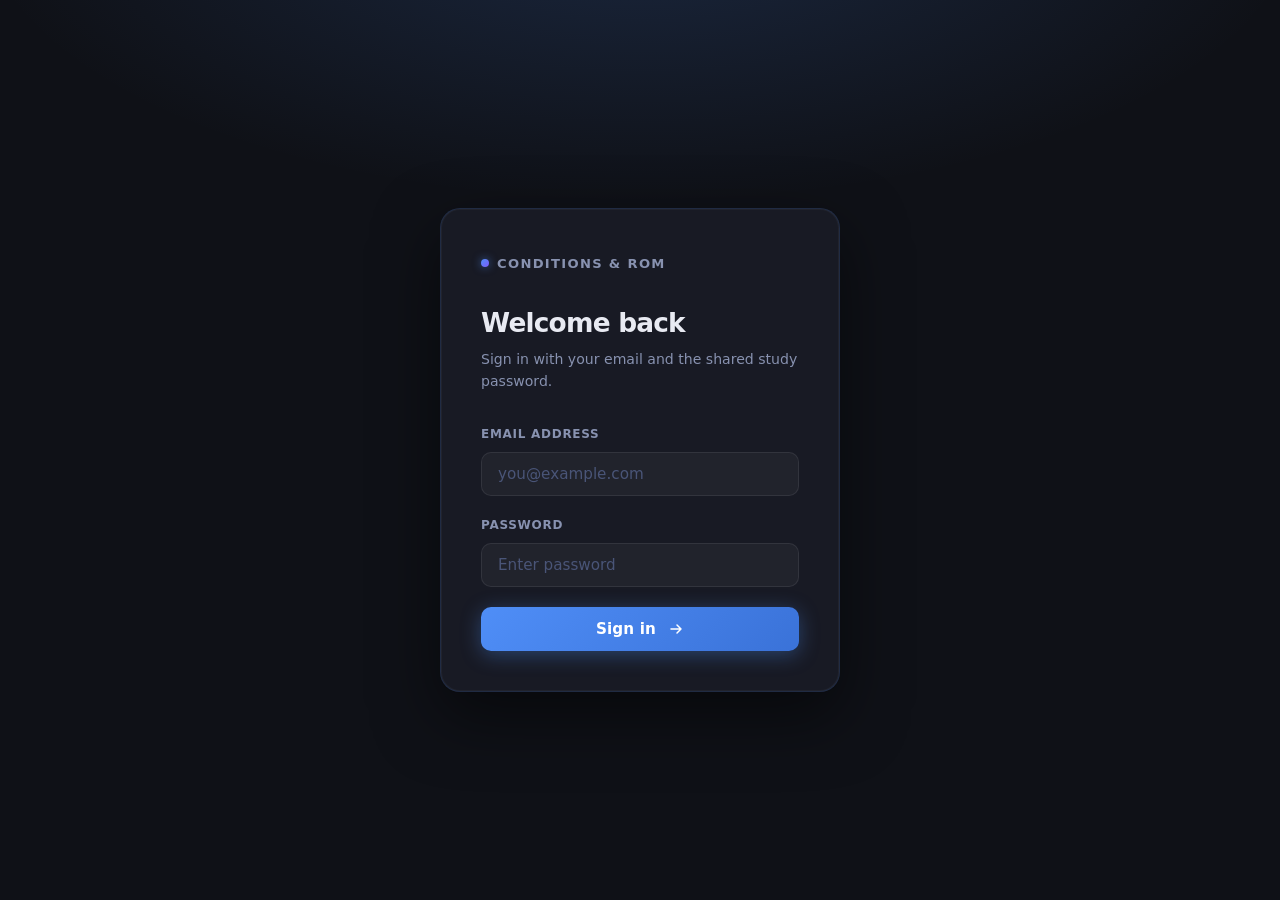
<file: index.html>
<!DOCTYPE html>
<html lang="en">
<head>
  <meta charset="UTF-8">
  <meta name="viewport" content="width=device-width, initial-scale=1.0">
  <title>Conditions &amp; ROM</title>
  <link rel="stylesheet" href="css/main.css">
  <link rel="stylesheet" href="css/components.css">
  <link rel="stylesheet" href="css/layout.css">
</head>
<script>if(!localStorage.getItem('mt_session'))window.location.replace('login.html');</script>
<body class="home-page">
  <div id="updateBanner" style="display:none;position:fixed;top:0;left:0;right:0;z-index:999;text-align:center;padding:6px var(--space-4);background:linear-gradient(90deg,#1a4d2e,#226b3f,#1a4d2e);color:#7effa0;font-size:.78rem;font-weight:600;letter-spacing:.04em;border-bottom:1px solid rgba(126,255,160,0.25);box-shadow:0 2px 12px rgba(34,107,63,0.4)"></div>
  <script>
    fetch('version.json?nocache=' + Date.now())
      .then(r => r.json())
      .then(d => {
        const b = document.getElementById('updateBanner');
        b.textContent = '✦ Last Updated: ' + d.lastUpdated;
        b.style.display = 'block';
        document.body.style.paddingTop = b.offsetHeight + 'px';
      }).catch(() => {});
  </script>
  <nav class="navbar">
    <div class="nav-brand">Conditions &amp; ROM</div>
    <div class="nav-links">
      <a href="study.html" class="nav-link">Study</a>
      <button class="btn btn-secondary nav-logout" id="navLogout">Sign Out</button>
    </div>
    <button class="nav-hamburger" id="navHamburger" aria-label="Toggle menu">&#9776;</button>
  </nav>
  <div class="nav-mobile-menu" id="navMobileMenu">
    <a href="study.html" class="nav-mobile-link">Study</a>
    <button class="nav-mobile-link" id="navLogoutMobile" style="background:none;border:none;text-align:left;cursor:pointer;color:var(--color-text-muted);width:100%;padding:var(--space-3) 0;border-bottom:1px solid var(--color-border)">Sign Out</button>
  </div>

  <main class="home-main">
    <div class="hero">
      <h1 class="hero-title">Clinical Massage Therapy<br>Conditions &amp; ROM Reference</h1>
      <p class="hero-subtitle">Review conditions, causes, symptoms, contraindications, treatment objectives, and ROM normal values.</p>
    </div>

    <div class="mode-cards" style="justify-content:center">
      <a href="study.html" class="mode-card">
        <div class="mode-card-icon">&#128214;</div>
        <h2 class="mode-card-title">Study</h2>
        <p class="mode-card-desc">Browse all exam conditions and ROM reference. Review causes, symptoms, contraindications, treatment objectives, and normal range of motion values.</p>
        <span class="mode-card-cta">Start Studying &rarr;</span>
      </a>
    </div>

    <div class="stats-bar">
      <div class="stat-item">
        <span class="stat-num" id="statStudied">0</span>
        <span class="stat-label">Conditions Studied</span>
      </div>
      <div class="stat-item">
        <span class="stat-num">4</span>
        <span class="stat-label">Exam Conditions</span>
      </div>
    </div>
  </main>

  <script type="module">
    import { loadProgress } from './js/modules/storage.js';
    import { logout } from './js/modules/auth.js';
    document.getElementById('navLogout').addEventListener('click', logout);
    document.getElementById('navLogoutMobile').addEventListener('click', logout);
    const progress = loadProgress();
    const studied = Object.values(progress).filter(p => p.studied).length;
    document.getElementById('statStudied').textContent = studied;

    document.getElementById('navHamburger').addEventListener('click', () => {
      document.getElementById('navMobileMenu').classList.toggle('open');
    });
  </script>
</body>
</html>
</file>
<file: css/main.css>
/* ============================================================
   DESIGN TOKENS & GLOBAL STYLES
   ============================================================ */
:root {
  /* Colors */
  --color-bg:           #0f1117;
  --color-surface:      #1a1d27;
  --color-surface2:     #22263a;
  --color-border:       #2e3350;
  --color-primary:      #4f8ef7;
  --color-primary-dark: #3a72d8;
  --color-accent:       #7c5cfc;
  --color-success:      #34c78a;
  --color-warning:      #f5a623;
  --color-danger:       #e85d5d;
  --color-text:         #e8eaf2;
  --color-text-muted:   #8892b0;
  --color-text-dim:     #4a5578;

  /* Region colors */
  --color-shoulder:     #4f8ef7;
  --color-elbow:        #7c5cfc;
  --color-wrist:        #5dd4f0;
  --color-cervical:     #34c78a;
  --color-thoracic:     #56ddaa;
  --color-lumbar:       #f5a623;
  --color-hip:          #fa7c5f;
  --color-knee:         #e85d5d;
  --color-foot:         #c45df5;

  /* Typography */
  --font-sans: 'Segoe UI', system-ui, -apple-system, sans-serif;
  --font-mono: 'Consolas', 'Fira Code', monospace;

  /* Spacing */
  --space-1: 4px;
  --space-2: 8px;
  --space-3: 12px;
  --space-4: 16px;
  --space-5: 20px;
  --space-6: 24px;
  --space-8: 32px;
  --space-10: 40px;
  --space-12: 48px;
  --space-16: 64px;

  /* Radii */
  --radius-sm: 6px;
  --radius-md: 10px;
  --radius-lg: 16px;
  --radius-xl: 24px;

  /* Shadows */
  --shadow-sm: 0 1px 4px rgba(0,0,0,0.3);
  --shadow-md: 0 4px 16px rgba(0,0,0,0.4);
  --shadow-lg: 0 8px 32px rgba(0,0,0,0.5);

  /* Transitions */
  --transition-fast: 0.15s ease;
  --transition-med: 0.25s ease;
  --transition-slow: 0.4s ease;
}

/* Reset */
*, *::before, *::after { box-sizing: border-box; margin: 0; padding: 0; }
html { font-size: 16px; scroll-behavior: smooth; }
body {
  font-family: var(--font-sans);
  background: var(--color-bg);
  color: var(--color-text);
  line-height: 1.6;
  min-height: 100vh;
}
a { color: var(--color-primary); text-decoration: none; }
a:hover { color: var(--color-primary-dark); }
img { max-width: 100%; }
ul, ol { list-style: none; }
button { cursor: pointer; font-family: inherit; }
input, textarea, select { font-family: inherit; }

/* Typography Scale */
h1 { font-size: clamp(1.8rem, 4vw, 2.8rem); font-weight: 700; line-height: 1.2; }
h2 { font-size: clamp(1.3rem, 3vw, 1.9rem); font-weight: 600; line-height: 1.3; }
h3 { font-size: clamp(1.1rem, 2.5vw, 1.4rem); font-weight: 600; }
h4 { font-size: 1rem; font-weight: 600; }
p { color: var(--color-text); }
small { font-size: 0.85rem; color: var(--color-text-muted); }

/* ============================================================
   NAVBAR
   ============================================================ */
.navbar {
  position: sticky;
  top: 0;
  z-index: 100;
  display: flex;
  align-items: center;
  justify-content: space-between;
  padding: var(--space-4) var(--space-8);
  background: rgba(15, 17, 23, 0.95);
  backdrop-filter: blur(12px);
  border-bottom: 1px solid var(--color-border);
}
.nav-brand {
  font-size: 1.2rem;
  font-weight: 700;
  color: var(--color-primary);
  letter-spacing: -0.5px;
}
.nav-links {
  display: flex;
  gap: var(--space-6);
}
.nav-link {
  color: var(--color-text-muted);
  font-weight: 500;
  transition: color var(--transition-fast);
  padding: var(--space-2) var(--space-1);
}
.nav-link:hover, .nav-link.active {
  color: var(--color-text);
}
.nav-hamburger {
  display: none;
  background: none;
  border: none;
  color: var(--color-text);
  font-size: 1.4rem;
  padding: var(--space-2);
}
.nav-mobile-menu {
  display: none;
  flex-direction: column;
  background: var(--color-surface);
  border-bottom: 1px solid var(--color-border);
  padding: var(--space-4) var(--space-6);
  gap: var(--space-4);
}
.nav-mobile-menu.open { display: flex; }
.nav-mobile-link {
  color: var(--color-text-muted);
  font-weight: 500;
  padding: var(--space-3) 0;
  border-bottom: 1px solid var(--color-border);
  transition: color var(--transition-fast);
}
.nav-mobile-link:last-child { border-bottom: none; }
.nav-mobile-link:hover { color: var(--color-text); }

/* ============================================================
   HOME PAGE
   ============================================================ */
.home-main {
  max-width: 1100px;
  margin: 0 auto;
  padding: var(--space-16) var(--space-6);
}
.hero {
  text-align: center;
  margin-bottom: var(--space-12);
}
.hero-title {
  background: linear-gradient(135deg, var(--color-primary) 0%, var(--color-accent) 100%);
  -webkit-background-clip: text;
  -webkit-text-fill-color: transparent;
  background-clip: text;
  margin-bottom: var(--space-5);
}
.hero-subtitle {
  font-size: 1.2rem;
  color: var(--color-text-muted);
  max-width: 580px;
  margin: 0 auto;
}
.mode-cards {
  display: grid;
  grid-template-columns: repeat(auto-fit, minmax(280px, 1fr));
  gap: var(--space-6);
  margin-bottom: var(--space-10);
}
.mode-card {
  display: flex;
  flex-direction: column;
  padding: var(--space-8);
  background: var(--color-surface);
  border: 1px solid var(--color-border);
  border-radius: var(--radius-lg);
  transition: border-color var(--transition-fast), transform var(--transition-fast), box-shadow var(--transition-fast);
  color: inherit;
}
.mode-card:hover {
  border-color: var(--color-primary);
  transform: translateY(-3px);
  box-shadow: var(--shadow-lg);
  color: inherit;
}
.mode-card-icon { font-size: 2.5rem; margin-bottom: var(--space-4); }
.mode-card-title { margin-bottom: var(--space-3); color: var(--color-text); }
.mode-card-desc { color: var(--color-text-muted); font-size: 0.95rem; flex: 1; margin-bottom: var(--space-6); }
.mode-card-cta { color: var(--color-primary); font-weight: 600; font-size: 0.9rem; }

.stats-bar {
  display: flex;
  justify-content: center;
  gap: var(--space-10);
  padding: var(--space-6);
  background: var(--color-surface);
  border: 1px solid var(--color-border);
  border-radius: var(--radius-lg);
}
.stat-item { text-align: center; }
.stat-num { display: block; font-size: 2rem; font-weight: 700; color: var(--color-primary); }
.stat-label { font-size: 0.8rem; color: var(--color-text-muted); text-transform: uppercase; letter-spacing: 0.5px; }

/* ============================================================
   UTILITY CLASSES
   ============================================================ */
.badge {
  display: inline-block;
  padding: 2px var(--space-3);
  border-radius: 99px;
  font-size: 0.75rem;
  font-weight: 600;
  text-transform: uppercase;
  letter-spacing: 0.5px;
}
.badge-shoulder  { background: rgba(79, 142, 247, 0.15); color: var(--color-shoulder); border: 1px solid rgba(79,142,247,0.3); }
.badge-elbow     { background: rgba(124,92,252,0.15); color: var(--color-elbow); border: 1px solid rgba(124,92,252,0.3); }
.badge-wrist     { background: rgba(93,212,240,0.15); color: var(--color-wrist); border: 1px solid rgba(93,212,240,0.3); }
.badge-cervical  { background: rgba(52,199,138,0.15); color: var(--color-cervical); border: 1px solid rgba(52,199,138,0.3); }
.badge-thoracic  { background: rgba(86,221,170,0.15); color: var(--color-thoracic); border: 1px solid rgba(86,221,170,0.3); }
.badge-lumbar    { background: rgba(245,166,35,0.15); color: var(--color-warning); border: 1px solid rgba(245,166,35,0.3); }
.badge-hip       { background: rgba(250,124,95,0.15); color: var(--color-hip); border: 1px solid rgba(250,124,95,0.3); }
.badge-knee      { background: rgba(232,93,93,0.15); color: var(--color-danger); border: 1px solid rgba(232,93,93,0.3); }
.badge-foot      { background: rgba(196,93,245,0.15); color: var(--color-foot); border: 1px solid rgba(196,93,245,0.3); }

.tag {
  display: inline-block;
  padding: 2px var(--space-2);
  background: var(--color-surface2);
  border: 1px solid var(--color-border);
  border-radius: var(--radius-sm);
  font-size: 0.75rem;
  color: var(--color-text-muted);
}

.btn {
  display: inline-flex;
  align-items: center;
  gap: var(--space-2);
  padding: var(--space-3) var(--space-5);
  border-radius: var(--radius-md);
  border: none;
  font-size: 0.9rem;
  font-weight: 600;
  transition: all var(--transition-fast);
}
.btn-primary {
  background: var(--color-primary);
  color: #fff;
}
.btn-primary:hover { background: var(--color-primary-dark); color: #fff; }
.btn-secondary {
  background: var(--color-surface2);
  color: var(--color-text);
  border: 1px solid var(--color-border);
}
.btn-secondary:hover { background: var(--color-border); color: var(--color-text); }
.btn-accent {
  background: var(--color-accent);
  color: #fff;
}
.btn-accent:hover { background: #6b4de0; color: #fff; }
.btn-success {
  background: var(--color-success);
  color: #0f1117;
}
.btn-danger {
  background: var(--color-danger);
  color: #fff;
}
.btn-sm {
  padding: var(--space-2) var(--space-4);
  font-size: 0.82rem;
}
.btn-lg {
  padding: var(--space-4) var(--space-8);
  font-size: 1rem;
}
.btn-block { width: 100%; justify-content: center; }

/* Alert / notice boxes */
.alert {
  padding: var(--space-4) var(--space-5);
  border-radius: var(--radius-md);
  font-size: 0.9rem;
  margin-bottom: var(--space-4);
}
.alert-warning {
  background: rgba(245,166,35,0.1);
  border: 1px solid rgba(245,166,35,0.3);
  color: var(--color-warning);
}
.alert-danger {
  background: rgba(232,93,93,0.1);
  border: 1px solid rgba(232,93,93,0.3);
  color: var(--color-danger);
}
.alert-success {
  background: rgba(52,199,138,0.1);
  border: 1px solid rgba(52,199,138,0.3);
  color: var(--color-success);
}
.alert-info {
  background: rgba(79,142,247,0.1);
  border: 1px solid rgba(79,142,247,0.3);
  color: var(--color-primary);
}

/* Tables */
.data-table {
  width: 100%;
  border-collapse: collapse;
  font-size: 0.9rem;
}
.data-table th {
  background: var(--color-surface2);
  color: var(--color-text-muted);
  font-size: 0.78rem;
  text-transform: uppercase;
  letter-spacing: 0.5px;
  padding: var(--space-3) var(--space-4);
  text-align: left;
  border-bottom: 1px solid var(--color-border);
}
.data-table td {
  padding: var(--space-3) var(--space-4);
  border-bottom: 1px solid rgba(46,51,80,0.5);
  vertical-align: top;
}
.data-table tr:last-child td { border-bottom: none; }
.data-table tr:hover td { background: rgba(79,142,247,0.04); }

/* Progress bar */
.progress-bar-wrap {
  background: var(--color-surface2);
  border-radius: 99px;
  height: 8px;
  overflow: hidden;
}
.progress-bar-fill {
  height: 100%;
  background: linear-gradient(90deg, var(--color-primary), var(--color-accent));
  border-radius: 99px;
  transition: width var(--transition-med);
}

/* Checkbox custom */
.check-item {
  display: flex;
  align-items: flex-start;
  gap: var(--space-3);
  padding: var(--space-2) 0;
  cursor: pointer;
}
.check-item input[type="checkbox"] {
  width: 18px;
  height: 18px;
  margin-top: 2px;
  accent-color: var(--color-primary);
  flex-shrink: 0;
}

/* Divider */
.divider {
  height: 1px;
  background: var(--color-border);
  margin: var(--space-6) 0;
}

/* Scrollable horizontal */
.scroll-x {
  overflow-x: auto;
  -webkit-overflow-scrolling: touch;
}

/* ============================================================
   RESPONSIVE
   ============================================================ */
@media (max-width: 768px) {
  .navbar { padding: var(--space-4); }
  .nav-links { display: none; }
  .nav-hamburger { display: block; }

  .home-main { padding: var(--space-10) var(--space-4); }
  .stats-bar { gap: var(--space-6); flex-wrap: wrap; }
}

/* ============================================================
   LOGIN PAGE
   ============================================================ */
.login-page {
  display: flex;
  align-items: center;
  justify-content: center;
  min-height: 100vh;
  padding: var(--space-6);
  background:
    radial-gradient(ellipse 80% 50% at 50% -10%, rgba(79,142,247,0.18) 0%, transparent 65%),
    var(--color-bg);
}
.login-wrap { width: 100%; max-width: 400px; }
.login-card {
  background: rgba(26,29,39,0.85);
  border: 1px solid rgba(79,142,247,0.15);
  border-radius: 20px;
  padding: 44px 40px 40px;
  box-shadow: 0 0 0 1px rgba(255,255,255,0.04) inset, 0 24px 64px rgba(0,0,0,0.5);
  backdrop-filter: blur(20px);
}
.login-brand {
  display: flex;
  align-items: center;
  gap: 8px;
  font-size: .82rem;
  font-weight: 700;
  color: var(--color-text-muted);
  text-transform: uppercase;
  letter-spacing: .1em;
  margin-bottom: var(--space-8);
}
.login-brand-dot {
  width: 8px;
  height: 8px;
  border-radius: 50%;
  background: linear-gradient(135deg, var(--color-primary), var(--color-accent));
  box-shadow: 0 0 8px rgba(79,142,247,0.6);
  flex-shrink: 0;
}
.login-title {
  font-size: 1.65rem;
  font-weight: 700;
  letter-spacing: -.03em;
  color: var(--color-text);
  margin-bottom: var(--space-2);
}
.login-sub {
  color: var(--color-text-muted);
  font-size: .88rem;
  line-height: 1.6;
  margin-bottom: var(--space-8);
}
.form-group { margin-bottom: var(--space-5); }
.form-group label {
  display: block;
  font-size: .75rem;
  font-weight: 600;
  color: var(--color-text-muted);
  letter-spacing: .06em;
  text-transform: uppercase;
  margin-bottom: var(--space-2);
}
.input-wrap { position: relative; }
.form-group input {
  width: 100%;
  box-sizing: border-box;
  padding: 12px 16px;
  background: rgba(255,255,255,0.04);
  border: 1px solid rgba(255,255,255,0.08);
  border-radius: var(--radius-md);
  color: var(--color-text);
  font-size: .95rem;
  transition: border-color var(--transition-fast), box-shadow var(--transition-fast), background var(--transition-fast);
}
.form-group input::placeholder { color: var(--color-text-dim); }
.form-group input:focus {
  outline: none;
  border-color: rgba(79,142,247,0.5);
  background: rgba(79,142,247,0.05);
  box-shadow: 0 0 0 3px rgba(79,142,247,0.12);
}
.login-error {
  font-size: .85rem;
  color: var(--color-danger);
  background: rgba(232,93,93,0.08);
  border: 1px solid rgba(232,93,93,0.2);
  border-radius: var(--radius-md);
  padding: var(--space-3) var(--space-4);
  margin-bottom: var(--space-5);
}
.login-btn {
  display: flex;
  align-items: center;
  justify-content: center;
  gap: var(--space-3);
  width: 100%;
  padding: 13px var(--space-6);
  background: linear-gradient(135deg, var(--color-primary) 0%, #3a72d8 100%);
  color: #fff;
  border: none;
  border-radius: var(--radius-md);
  font-size: .95rem;
  font-weight: 600;
  letter-spacing: .01em;
  transition: opacity var(--transition-fast), transform var(--transition-fast), box-shadow var(--transition-fast);
  box-shadow: 0 4px 20px rgba(79,142,247,0.35);
  margin-top: var(--space-2);
}
.login-btn:hover:not(:disabled) {
  opacity: .92;
  transform: translateY(-1px);
  box-shadow: 0 6px 24px rgba(79,142,247,0.45);
}
.login-btn:active:not(:disabled) { transform: translateY(0); }
.login-btn:disabled { opacity: .55; cursor: not-allowed; }

/* ============================================================
   SCORE HISTORY PANEL (challenge page)
   ============================================================ */
.score-history-card {
  background: var(--color-surface);
  border: 1px solid var(--color-border);
  border-radius: var(--radius-lg);
  padding: var(--space-5) var(--space-6);
  margin-top: var(--space-6);
  margin-bottom: var(--space-2);
}
.score-history-header {
  display: flex;
  align-items: center;
  justify-content: space-between;
  margin-bottom: var(--space-4);
}
.score-history-title {
  font-size: .75rem;
  font-weight: 700;
  text-transform: uppercase;
  letter-spacing: .05em;
  color: var(--color-text-muted);
}
.score-history-overall { font-size: .95rem; margin-bottom: var(--space-3); }
.score-history-overall strong { color: var(--color-primary); font-size: 1.05rem; }
.score-breakdown-row {
  display: flex;
  justify-content: space-between;
  align-items: center;
  padding: var(--space-2) 0;
  border-top: 1px solid var(--color-border);
  font-size: .85rem;
}
.score-breakdown-name { color: var(--color-text-muted); }
.score-breakdown-val { font-weight: 600; }
.score-breakdown-pct { font-size: .75rem; color: var(--color-text-dim); margin-left: var(--space-2); }

/* Nav logout button */
.nav-logout {
  margin-left: var(--space-2);
  font-size: .8rem !important;
  padding: 5px 12px !important;
}

/* Disabled nav link */
.nav-link-disabled {
  color: var(--color-text-dim);
  cursor: default;
  font-weight: 500;
  padding: var(--space-2) var(--space-1);
}
/* Disabled mode card */
.mode-card-disabled {
  display: flex;
  flex-direction: column;
  padding: var(--space-8);
  background: var(--color-surface);
  border: 1px solid var(--color-border);
  border-radius: var(--radius-lg);
  opacity: 0.45;
  cursor: default;
}
</file>
<file: css/components.css>
/* ============================================================
   ADDITIONAL COMPONENT STYLES
   ============================================================ */

/* Modal */
.modal-overlay {
  position: fixed;
  inset: 0;
  background: rgba(0,0,0,0.7);
  z-index: 200;
  display: flex;
  align-items: center;
  justify-content: center;
  padding: var(--space-4);
  backdrop-filter: blur(4px);
}
.modal-overlay.hidden { display: none; }
.modal {
  background: var(--color-surface);
  border: 1px solid var(--color-border);
  border-radius: var(--radius-xl);
  width: 100%;
  max-width: 560px;
  max-height: 90vh;
  overflow-y: auto;
  padding: var(--space-8);
}
.modal-header {
  display: flex;
  justify-content: space-between;
  align-items: center;
  margin-bottom: var(--space-6);
}
.modal-close {
  background: none;
  border: none;
  color: var(--color-text-muted);
  font-size: 1.4rem;
  padding: var(--space-2);
  line-height: 1;
  transition: color var(--transition-fast);
}
.modal-close:hover { color: var(--color-text); }

/* Toast notification */
.toast-container {
  position: fixed;
  bottom: var(--space-6);
  right: var(--space-6);
  z-index: 300;
  display: flex;
  flex-direction: column;
  gap: var(--space-3);
}
.toast {
  padding: var(--space-4) var(--space-5);
  background: var(--color-surface2);
  border: 1px solid var(--color-border);
  border-radius: var(--radius-md);
  font-size: 0.9rem;
  min-width: 240px;
  box-shadow: var(--shadow-lg);
  animation: toastIn 0.3s ease;
}
.toast-success { border-color: var(--color-success); color: var(--color-success); }
.toast-info { border-color: var(--color-primary); color: var(--color-primary); }
.toast-warning { border-color: var(--color-warning); color: var(--color-warning); }
@keyframes toastIn {
  from { transform: translateX(100%); opacity: 0; }
  to { transform: translateX(0); opacity: 1; }
}

/* Skeleton loading */
.skeleton {
  background: linear-gradient(90deg, var(--color-surface2) 25%, var(--color-border) 50%, var(--color-surface2) 75%);
  background-size: 200% 100%;
  animation: shimmer 1.5s infinite;
  border-radius: var(--radius-sm);
}
@keyframes shimmer {
  0% { background-position: 200% 0; }
  100% { background-position: -200% 0; }
}

/* Score badge */
.score-badge {
  display: inline-flex;
  align-items: center;
  justify-content: center;
  width: 36px;
  height: 36px;
  border-radius: 50%;
  font-size: 0.8rem;
  font-weight: 700;
}
.score-badge-good { background: rgba(52,199,138,0.15); color: var(--color-success); border: 1px solid rgba(52,199,138,0.3); }
.score-badge-ok { background: rgba(245,166,35,0.15); color: var(--color-warning); border: 1px solid rgba(245,166,35,0.3); }
.score-badge-bad { background: rgba(232,93,93,0.15); color: var(--color-danger); border: 1px solid rgba(232,93,93,0.3); }

/* Session result row */
.result-row {
  display: flex;
  align-items: center;
  gap: var(--space-4);
  padding: var(--space-3) var(--space-4);
  border-bottom: 1px solid var(--color-border);
  font-size: 0.88rem;
}
.result-row:last-child { border-bottom: none; }
.result-condition { flex: 1; font-weight: 500; }
.result-topic { color: var(--color-text-muted); width: 140px; }

/* Chip row for end-feel display */
.ef-row {
  display: flex;
  gap: var(--space-3);
  align-items: center;
  flex-wrap: wrap;
  padding: var(--space-3) 0;
  border-bottom: 1px solid rgba(46,51,80,0.5);
}
.ef-row:last-child { border-bottom: none; }
.ef-movement { width: 160px; font-size: 0.88rem; color: var(--color-text-muted); flex-shrink: 0; }
.ef-type { flex: 1; }
.ef-note { font-size: 0.8rem; color: var(--color-text-dim); }

/* Contraindication block */
.contra-block { margin-bottom: var(--space-5); }
.contra-block-title {
  font-size: 0.78rem;
  text-transform: uppercase;
  letter-spacing: 0.5px;
  font-weight: 600;
  margin-bottom: var(--space-3);
  padding: var(--space-2) var(--space-3);
  border-radius: var(--radius-sm);
}
.contra-absolute .contra-block-title { color: var(--color-danger); background: rgba(232,93,93,0.08); }
.contra-relative .contra-block-title { color: var(--color-warning); background: rgba(245,166,35,0.08); }
.contra-massage .contra-block-title { color: var(--color-primary); background: rgba(79,142,247,0.08); }

/* Challenge mode selector tabs */
.mode-tabs {
  display: flex;
  gap: var(--space-3);
  margin-bottom: var(--space-8);
  padding: 4px;
  background: var(--color-surface2);
  border-radius: var(--radius-md);
  border: 1px solid var(--color-border);
}
.mode-tab-btn {
  flex: 1;
  padding: var(--space-3) var(--space-4);
  background: none;
  border: none;
  border-radius: calc(var(--radius-md) - 2px);
  color: var(--color-text-muted);
  font-weight: 600;
  font-size: 0.88rem;
  transition: all var(--transition-fast);
}
.mode-tab-btn:hover { color: var(--color-text); }
.mode-tab-btn.active { background: var(--color-primary); color: #fff; }

/* Section divider with label */
.section-divider {
  display: flex;
  align-items: center;
  gap: var(--space-4);
  margin: var(--space-6) 0;
  color: var(--color-text-muted);
  font-size: 0.8rem;
  text-transform: uppercase;
  letter-spacing: 0.5px;
}
.section-divider::before,
.section-divider::after {
  content: '';
  flex: 1;
  height: 1px;
  background: var(--color-border);
}

/* Condition not found */
.no-results {
  text-align: center;
  padding: var(--space-10);
  color: var(--color-text-muted);
}
.no-results-icon { font-size: 2.5rem; margin-bottom: var(--space-4); }
</file>
<file: css/layout.css>
/* ============================================================
   SIDEBAR FOOTER
   ============================================================ */
.sidebar-footer {
  padding: var(--space-3) var(--space-4);
  border-top: 1px solid var(--color-border);
  flex-shrink: 0;
}

/* ============================================================
   SIDEBAR MODE TABS
   ============================================================ */
.sidebar-mode-tabs {
  display: grid;
  grid-template-columns: 1fr 1fr;
  gap: var(--space-2);
  padding: var(--space-3) var(--space-3);
  background: var(--color-surface);
  border-bottom: 1px solid var(--color-border);
  flex-shrink: 0;
}
.sidebar-mode-tab {
  background: rgba(255,255,255,0.04);
  border: 1px solid rgba(255,255,255,0.07);
  border-radius: var(--radius-md);
  padding: var(--space-2) var(--space-3);
  font-size: .78rem;
  font-weight: 600;
  letter-spacing: .02em;
  color: var(--color-text-muted);
  cursor: pointer;
  transition: all var(--transition-fast);
  text-align: center;
}
.sidebar-mode-tab:hover {
  background: rgba(255,255,255,0.07);
  color: var(--color-text);
  border-color: rgba(255,255,255,0.12);
}
.sidebar-mode-tab.active {
  background: rgba(79,142,247,0.15);
  border-color: rgba(79,142,247,0.35);
  color: var(--color-primary);
  box-shadow: 0 0 12px rgba(79,142,247,0.1);
}

/* ============================================================
   ROM REFERENCE TABLE
   ============================================================ */
.rom-ref-table {
  width: 100%;
  border-collapse: collapse;
  font-size: .88rem;
}
.rom-ref-table th {
  text-align: left;
  padding: var(--space-2) var(--space-3);
  background: var(--color-surface2);
  border-bottom: 2px solid var(--color-border);
  font-size: .78rem;
  text-transform: uppercase;
  letter-spacing: .04em;
  color: var(--color-text-muted);
  white-space: nowrap;
}
.rom-ref-table td {
  padding: var(--space-2) var(--space-3);
  border-bottom: 1px solid var(--color-border);
  vertical-align: top;
}
.rom-ref-table tr:last-child td { border-bottom: none; }
.rom-ref-table .ref-val {
  font-weight: 600;
  color: var(--color-primary);
  white-space: nowrap;
}

/* ============================================================
   HOME CARE LIST
   ============================================================ */
.home-care-list {
  display: flex;
  flex-direction: column;
  gap: var(--space-4);
}
.home-care-item {
  display: flex;
  gap: var(--space-4);
  align-items: flex-start;
  padding: var(--space-4);
  background: var(--color-surface2);
  border: 1px solid var(--color-border);
  border-radius: var(--radius-md);
  line-height: 1.6;
}
.home-care-num {
  width: 28px;
  height: 28px;
  min-width: 28px;
  background: var(--color-primary);
  color: #fff;
  border-radius: 50%;
  display: flex;
  align-items: center;
  justify-content: center;
  font-size: .82rem;
  font-weight: 700;
}
.home-care-text {
  font-size: .9rem;
  color: var(--color-text);
  flex: 1;
}

/* ============================================================
   SOAP NOTES
   ============================================================ */
.soap-layout {
  max-width: 860px;
  margin: 0 auto;
  padding: var(--space-8) var(--space-6);
}
.soap-header {
  display: flex;
  align-items: flex-start;
  justify-content: space-between;
  margin-bottom: var(--space-8);
  flex-wrap: wrap;
  gap: var(--space-4);
}
.soap-header-title h2 {
  margin-bottom: var(--space-1);
  letter-spacing: -.025em;
}
.soap-header-title p { color: var(--color-text-muted); font-size: .88rem; }

.soap-meta-bar {
  display: grid;
  grid-template-columns: repeat(auto-fill, minmax(170px, 1fr));
  gap: var(--space-3) var(--space-4);
  padding: var(--space-5) var(--space-6);
  background: var(--color-surface);
  border: 1px solid var(--color-border);
  border-radius: var(--radius-lg);
  margin-bottom: var(--space-6);
}
.soap-meta-field label {
  display: block;
  font-size: .68rem;
  text-transform: uppercase;
  letter-spacing: .07em;
  color: var(--color-text-dim);
  font-weight: 700;
  margin-bottom: 6px;
}
.soap-meta-field input,
.soap-meta-field select {
  width: 100%;
  padding: 8px 12px;
  background: rgba(255,255,255,0.04);
  border: 1px solid rgba(255,255,255,0.07);
  border-radius: var(--radius-sm);
  color: var(--color-text);
  font-size: .88rem;
  outline: none;
  transition: border-color var(--transition-fast), box-shadow var(--transition-fast);
}
.soap-meta-field input:focus,
.soap-meta-field select:focus {
  border-color: rgba(79,142,247,0.4);
  box-shadow: 0 0 0 3px rgba(79,142,247,0.1);
}
.soap-meta-field select { appearance: none; }

/* SOAP section blocks */
.soap-section {
  background: var(--color-surface);
  border: 1px solid var(--color-border);
  border-radius: var(--radius-lg);
  overflow: hidden;
  margin-bottom: var(--space-5);
}
.soap-section-header {
  display: flex;
  align-items: center;
  gap: var(--space-5);
  padding: var(--space-5) var(--space-6);
  background: linear-gradient(to right, rgba(255,255,255,0.025), transparent);
  border-bottom: 1px solid var(--color-border);
}
.soap-letter {
  width: 44px;
  height: 44px;
  border-radius: var(--radius-md);
  display: flex;
  align-items: center;
  justify-content: center;
  font-size: 1.25rem;
  font-weight: 800;
  flex-shrink: 0;
  letter-spacing: -.02em;
}
.soap-letter-S {
  background: linear-gradient(135deg, rgba(79,142,247,0.2), rgba(79,142,247,0.08));
  color: var(--color-primary);
  box-shadow: 0 0 0 1px rgba(79,142,247,0.25);
}
.soap-letter-O {
  background: linear-gradient(135deg, rgba(52,199,138,0.2), rgba(52,199,138,0.08));
  color: var(--color-success);
  box-shadow: 0 0 0 1px rgba(52,199,138,0.25);
}
.soap-letter-A {
  background: linear-gradient(135deg, rgba(245,166,35,0.2), rgba(245,166,35,0.08));
  color: var(--color-warning);
  box-shadow: 0 0 0 1px rgba(245,166,35,0.25);
}
.soap-letter-P {
  background: linear-gradient(135deg, rgba(124,92,252,0.2), rgba(124,92,252,0.08));
  color: var(--color-accent);
  box-shadow: 0 0 0 1px rgba(124,92,252,0.25);
}

.soap-section-title {
  font-weight: 700;
  font-size: 1.05rem;
  letter-spacing: -.01em;
}
.soap-section-subtitle { font-size: .82rem; color: var(--color-text-muted); margin-top: 3px; }
.soap-section-body { padding: var(--space-6) var(--space-6) var(--space-5); }

/* Inline SOAP rows */
.soap-row {
  display: grid;
  grid-template-columns: 175px 1fr;
  gap: var(--space-4) var(--space-6);
  align-items: start;
  padding: var(--space-4) 0;
  border-bottom: 1px solid rgba(46,51,80,0.35);
}
.soap-row:last-child { border-bottom: none; }
.soap-row-label {
  font-size: .72rem;
  text-transform: uppercase;
  letter-spacing: .06em;
  color: var(--color-text-dim);
  font-weight: 700;
  padding-top: 10px;
  line-height: 1.4;
}
.soap-row-field { flex: 1; }

.soap-textarea {
  width: 100%;
  padding: 10px 14px;
  background: rgba(255,255,255,0.03);
  border: 1px solid rgba(255,255,255,0.07);
  border-radius: var(--radius-md);
  color: var(--color-text);
  font-size: .9rem;
  resize: vertical;
  outline: none;
  min-height: 72px;
  line-height: 1.65;
  transition: border-color var(--transition-fast), box-shadow var(--transition-fast), background var(--transition-fast);
  font-family: inherit;
}
.soap-textarea::placeholder { color: var(--color-text-dim); }
.soap-textarea:focus {
  border-color: rgba(79,142,247,0.4);
  background: rgba(79,142,247,0.04);
  box-shadow: 0 0 0 3px rgba(79,142,247,0.1);
}
.soap-textarea.short { min-height: 44px; }
.soap-textarea.tall { min-height: 140px; }

.soap-input {
  width: 100%;
  padding: 9px 14px;
  background: rgba(255,255,255,0.03);
  border: 1px solid rgba(255,255,255,0.07);
  border-radius: var(--radius-md);
  color: var(--color-text);
  font-size: .9rem;
  outline: none;
  transition: border-color var(--transition-fast), box-shadow var(--transition-fast), background var(--transition-fast);
}
.soap-input::placeholder { color: var(--color-text-dim); }
.soap-input:focus {
  border-color: rgba(79,142,247,0.4);
  background: rgba(79,142,247,0.04);
  box-shadow: 0 0 0 3px rgba(79,142,247,0.1);
}

/* ROM quick-entry table inside SOAP */
.soap-rom-table {
  width: 100%;
  border-collapse: collapse;
  font-size: .88rem;
}
.soap-rom-table th {
  background: var(--color-surface2);
  color: var(--color-text-muted);
  font-size: .72rem;
  text-transform: uppercase;
  letter-spacing: .4px;
  padding: var(--space-2) var(--space-3);
  text-align: left;
  border-bottom: 1px solid var(--color-border);
}
.soap-rom-table td {
  padding: var(--space-2) var(--space-3);
  border-bottom: 1px solid rgba(46,51,80,0.3);
  vertical-align: middle;
}
.soap-rom-table tr:last-child td { border-bottom: none; }
.soap-rom-table input[type="text"] {
  width: 100%;
  padding: 4px var(--space-2);
  background: var(--color-bg);
  border: 1px solid var(--color-border);
  border-radius: var(--radius-sm);
  color: var(--color-text);
  font-size: .85rem;
  outline: none;
}
.soap-rom-table input:focus { border-color: var(--color-primary); }
.soap-rom-table .ref-val { color: var(--color-text-dim); font-size: .8rem; }

/* Technique checklist in Plan */
.soap-technique-list {
  display: flex;
  flex-direction: column;
  gap: var(--space-2);
  margin-bottom: var(--space-4);
}
.soap-technique-item {
  display: flex;
  align-items: flex-start;
  gap: var(--space-3);
  padding: var(--space-3) var(--space-4);
  background: var(--color-surface2);
  border: 1px solid var(--color-border);
  border-radius: var(--radius-md);
  cursor: pointer;
  transition: border-color var(--transition-fast);
}
.soap-technique-item:hover { border-color: var(--color-primary); }
.soap-technique-item.checked { border-color: var(--color-accent); background: rgba(124,92,252,0.06); }
.soap-technique-item input { accent-color: var(--color-accent); margin-top: 2px; flex-shrink: 0; }
.soap-technique-text { flex: 1; font-size: .88rem; }
.soap-technique-note { font-size: .78rem; color: var(--color-text-muted); margin-top: 2px; }

/* Contra reminder strip */
.contra-reminder {
  background: rgba(232,93,93,0.07);
  border: 1px solid rgba(232,93,93,0.25);
  border-radius: var(--radius-md);
  padding: var(--space-4) var(--space-5);
  font-size: .85rem;
  color: var(--color-danger);
  margin-bottom: var(--space-5);
}
.contra-reminder strong { display: block; margin-bottom: var(--space-2); }

/* Home care checkoff */
.homecare-checkoff {
  display: flex;
  flex-direction: column;
  gap: var(--space-2);
}
.homecare-check-item {
  display: flex;
  gap: var(--space-3);
  align-items: flex-start;
  padding: var(--space-3) var(--space-4);
  background: var(--color-surface2);
  border: 1px solid var(--color-border);
  border-radius: var(--radius-md);
  font-size: .88rem;
  line-height: 1.5;
}
.homecare-check-item input { accent-color: var(--color-success); margin-top: 3px; flex-shrink: 0; }

/* SOAP print */
@media print {
  .navbar, .nav-mobile-menu, .soap-header-actions,
  .soap-add-btn, .btn, #exportModal, #toast { display: none !important; }
  body { background: #fff; color: #000; font-size: 11pt; }
  .soap-layout { padding: 0; max-width: 100%; }
  .soap-section { border: 1px solid #bbb; page-break-inside: avoid; }
  .soap-section-header { background: #f5f5f5; }
  .soap-letter-S, .soap-letter-O, .soap-letter-A, .soap-letter-P { background: #eee; color: #333; }
  .soap-textarea, .soap-input { background: #fff; border: 1px solid #bbb; color: #000; }
  .soap-technique-item { border: 1px solid #ccc; background: #fafafa; }
  .soap-meta-bar { border: 1px solid #bbb; background: #f9f9f9; }
  .soap-meta-field input { background: #fff; border: 1px solid #bbb; color: #000; }
  .soap-rom-table input { background: #fff; border: 1px solid #bbb; color: #000; }
  .panel-section, .treatment-step { border: 1px solid #ccc; }
}

/* ============================================================
   STUDY PAGE LAYOUT
   ============================================================ */
.study-layout {
  display: grid;
  grid-template-columns: 260px 1fr;
  min-height: calc(100vh - 57px);
  max-width: 1400px;
  margin: 0 auto;
}

/* Sidebar */
.sidebar {
  border-right: 1px solid var(--color-border);
  display: flex;
  flex-direction: column;
  position: sticky;
  top: 57px;
  height: calc(100vh - 57px);
  overflow: hidden;
}
.sidebar-search {
  padding: var(--space-4);
  border-bottom: 1px solid var(--color-border);
}
.sidebar-search input {
  width: 100%;
  padding: var(--space-3) var(--space-4);
  background: var(--color-surface2);
  border: 1px solid var(--color-border);
  border-radius: var(--radius-md);
  color: var(--color-text);
  font-size: 0.9rem;
  outline: none;
  transition: border-color var(--transition-fast);
}
.sidebar-search input:focus { border-color: var(--color-primary); }
.sidebar-search input::placeholder { color: var(--color-text-dim); }

.sidebar-filters {
  padding: var(--space-3) var(--space-4);
  border-bottom: 1px solid var(--color-border);
  display: flex;
  flex-wrap: wrap;
  gap: var(--space-2);
}
.filter-btn {
  padding: 3px var(--space-3);
  background: var(--color-surface2);
  border: 1px solid var(--color-border);
  border-radius: 99px;
  color: var(--color-text-muted);
  font-size: 0.78rem;
  font-weight: 500;
  transition: all var(--transition-fast);
}
.filter-btn:hover { border-color: var(--color-primary); color: var(--color-primary); }
.filter-btn.active { background: var(--color-primary); border-color: var(--color-primary); color: #fff; }

.sidebar-list {
  flex: 1;
  overflow-y: auto;
  padding: var(--space-3) 0;
}
.sidebar-list::-webkit-scrollbar { width: 4px; }
.sidebar-list::-webkit-scrollbar-thumb { background: var(--color-border); border-radius: 2px; }

.condition-list-item {
  display: flex;
  flex-direction: column;
  padding: var(--space-3) var(--space-5);
  cursor: pointer;
  border-left: 3px solid transparent;
  transition: all var(--transition-fast);
  gap: var(--space-1);
}
.condition-list-item:hover { background: var(--color-surface2); border-left-color: var(--color-border); }
.condition-list-item.active { background: rgba(79,142,247,0.08); border-left-color: var(--color-primary); }
.condition-list-item.studied .condition-name::after {
  content: ' ✓';
  color: var(--color-success);
  font-size: 0.8rem;
}
.condition-name { font-size: 0.9rem; font-weight: 500; color: var(--color-text); }
.condition-region { font-size: 0.75rem; color: var(--color-text-muted); }

/* Main content area */
.study-content {
  padding: var(--space-6) var(--space-8);
  overflow-y: auto;
}
.study-empty {
  display: flex;
  flex-direction: column;
  align-items: center;
  justify-content: center;
  height: 60%;
  gap: var(--space-4);
  color: var(--color-text-muted);
  font-size: 1.1rem;
}
.study-empty-icon { font-size: 3rem; }

/* Condition header */
.condition-header {
  display: flex;
  align-items: flex-start;
  justify-content: space-between;
  margin-bottom: var(--space-6);
  flex-wrap: wrap;
  gap: var(--space-4);
}
.condition-title-wrap { flex: 1; }
.condition-title { margin-bottom: var(--space-3); }
.condition-tags { display: flex; flex-wrap: wrap; gap: var(--space-2); }
.condition-actions { display: flex; gap: var(--space-3); align-items: center; flex-shrink: 0; }

/* Tabs */
.tabs {
  display: flex;
  gap: 2px;
  margin-bottom: var(--space-6);
  border-bottom: 1px solid var(--color-border);
  overflow-x: auto;
  -webkit-overflow-scrolling: touch;
}
.tabs::-webkit-scrollbar { height: 0; }
.tab-btn {
  padding: var(--space-3) var(--space-5);
  background: none;
  border: none;
  border-bottom: 2px solid transparent;
  color: var(--color-text-muted);
  font-size: 0.88rem;
  font-weight: 500;
  white-space: nowrap;
  transition: all var(--transition-fast);
  margin-bottom: -1px;
}
.tab-btn:hover { color: var(--color-text); }
.tab-btn.active { color: var(--color-primary); border-bottom-color: var(--color-primary); }

.tab-panel { display: none; }
.tab-panel.active { display: block; }

/* Section styles within panels */
.panel-section {
  background: var(--color-surface);
  border: 1px solid var(--color-border);
  border-radius: var(--radius-lg);
  padding: var(--space-6);
  margin-bottom: var(--space-5);
}
.panel-section-title {
  font-size: 0.78rem;
  text-transform: uppercase;
  letter-spacing: 0.8px;
  color: var(--color-text-muted);
  margin-bottom: var(--space-4);
  padding-bottom: var(--space-3);
  border-bottom: 1px solid var(--color-border);
}
.panel-summary {
  color: var(--color-text-muted);
  font-size: 0.92rem;
  line-height: 1.7;
  margin-bottom: var(--space-4);
}
.key-findings {
  display: flex;
  flex-direction: column;
  gap: var(--space-2);
}
.key-finding-item {
  display: flex;
  gap: var(--space-3);
  font-size: 0.9rem;
  color: var(--color-text);
}
.key-finding-item::before {
  content: '→';
  color: var(--color-primary);
  flex-shrink: 0;
}

/* MRT result indicators */
.mrt-positive { color: var(--color-danger); font-weight: 600; }
.mrt-negative { color: var(--color-success); }
.mrt-variable { color: var(--color-warning); }

/* End-feel chips */
.end-feel-chip {
  display: inline-flex;
  align-items: center;
  gap: var(--space-2);
  padding: var(--space-2) var(--space-3);
  border-radius: var(--radius-sm);
  font-size: 0.82rem;
  font-weight: 600;
}
.end-feel-firm { background: rgba(79,142,247,0.12); color: var(--color-primary); border: 1px solid rgba(79,142,247,0.25); }
.end-feel-soft { background: rgba(52,199,138,0.12); color: var(--color-success); border: 1px solid rgba(52,199,138,0.25); }
.end-feel-approximation { background: rgba(245,166,35,0.12); color: var(--color-warning); border: 1px solid rgba(245,166,35,0.25); }
.end-feel-empty { background: rgba(232,93,93,0.12); color: var(--color-danger); border: 1px solid rgba(232,93,93,0.25); }
.end-feel-bony { background: rgba(138,138,138,0.12); color: #aaa; border: 1px solid rgba(138,138,138,0.25); }

/* Causes / Contraindications list */
.icon-list { display: flex; flex-direction: column; gap: var(--space-3); }
.icon-list-item {
  display: flex;
  gap: var(--space-3);
  align-items: flex-start;
  font-size: 0.9rem;
  color: var(--color-text);
  line-height: 1.5;
}
.icon-list-item .icon { flex-shrink: 0; margin-top: 2px; }

/* Muscle groups grid */
.muscle-grid {
  display: grid;
  grid-template-columns: repeat(auto-fill, minmax(200px, 1fr));
  gap: var(--space-4);
}
.muscle-card {
  background: var(--color-surface2);
  border: 1px solid var(--color-border);
  border-radius: var(--radius-md);
  padding: var(--space-4);
}
.muscle-card-name { font-weight: 600; margin-bottom: var(--space-2); font-size: 0.9rem; }
.muscle-card-role { font-size: 0.82rem; color: var(--color-text-muted); }

/* Special test cards */
.test-cards { display: flex; flex-direction: column; gap: var(--space-4); }
.test-card {
  background: var(--color-surface2);
  border: 1px solid var(--color-border);
  border-radius: var(--radius-md);
  padding: var(--space-5);
}
.test-card-name { font-weight: 700; font-size: 1rem; margin-bottom: var(--space-4); color: var(--color-primary); }
.test-card-grid {
  display: grid;
  grid-template-columns: 80px 1fr;
  gap: var(--space-2) var(--space-4);
  font-size: 0.88rem;
}
.test-card-label { color: var(--color-text-muted); font-weight: 600; font-size: 0.78rem; text-transform: uppercase; letter-spacing: 0.4px; padding-top: 2px; }
.test-card-value { color: var(--color-text); line-height: 1.5; }
.test-positive { color: var(--color-danger); font-weight: 600; }

/* ============================================================
   CHALLENGE PAGE LAYOUT
   ============================================================ */
.challenge-layout {
  max-width: 800px;
  margin: 0 auto;
  padding: var(--space-8) var(--space-6);
}

.challenge-setup {
  background: var(--color-surface);
  border: 1px solid var(--color-border);
  border-radius: var(--radius-lg);
  padding: var(--space-8);
}
.challenge-setup h2 { margin-bottom: var(--space-6); }
.setup-section { margin-bottom: var(--space-6); }
.setup-label {
  display: block;
  font-size: 0.82rem;
  text-transform: uppercase;
  letter-spacing: 0.5px;
  color: var(--color-text-muted);
  margin-bottom: var(--space-3);
  font-weight: 600;
}
.pill-group { display: flex; flex-wrap: wrap; gap: var(--space-2); }
.pill-btn {
  padding: var(--space-2) var(--space-4);
  background: var(--color-surface2);
  border: 1px solid var(--color-border);
  border-radius: 99px;
  color: var(--color-text-muted);
  font-size: 0.85rem;
  font-weight: 500;
  transition: all var(--transition-fast);
}
.pill-btn:hover { border-color: var(--color-primary); color: var(--color-primary); }
.pill-btn.active { background: var(--color-primary); border-color: var(--color-primary); color: #fff; }

/* Flashcard */
.flashcard-scene {
  perspective: 1200px;
  width: 100%;
  min-height: 320px;
  cursor: pointer;
  margin-bottom: var(--space-6);
}
.flashcard {
  width: 100%;
  min-height: 320px;
  position: relative;
  transform-style: preserve-3d;
  transition: transform 0.55s cubic-bezier(0.4, 0, 0.2, 1);
  border-radius: var(--radius-lg);
}
.flashcard.flipped { transform: rotateY(180deg); }
.flashcard-face {
  position: absolute;
  inset: 0;
  backface-visibility: hidden;
  -webkit-backface-visibility: hidden;
  border-radius: var(--radius-lg);
  display: flex;
  flex-direction: column;
  align-items: center;
  justify-content: center;
  padding: var(--space-10);
  text-align: center;
}
.flashcard-front {
  background: var(--color-surface);
  border: 1px solid var(--color-border);
}
.flashcard-back {
  background: var(--color-surface2);
  border: 1px solid var(--color-primary);
  transform: rotateY(180deg);
}
.flashcard-hint { font-size: 0.78rem; color: var(--color-text-dim); text-transform: uppercase; letter-spacing: 0.5px; margin-bottom: var(--space-4); }
.flashcard-condition { font-size: 1.1rem; font-weight: 700; color: var(--color-primary); margin-bottom: var(--space-4); }
.flashcard-question { font-size: 1.2rem; color: var(--color-text); line-height: 1.5; }
.flashcard-answer { font-size: 0.95rem; color: var(--color-text); line-height: 1.7; }
.flashcard-tap-hint { position: absolute; bottom: var(--space-4); font-size: 0.78rem; color: var(--color-text-dim); }

/* Challenge progress */
.challenge-progress-bar {
  margin-bottom: var(--space-5);
}
.challenge-meta {
  display: flex;
  justify-content: space-between;
  align-items: center;
  margin-bottom: var(--space-3);
  font-size: 0.88rem;
  color: var(--color-text-muted);
}
.challenge-card-actions {
  display: flex;
  gap: var(--space-3);
  flex-wrap: wrap;
}

/* Recall mode */
.recall-card {
  background: var(--color-surface);
  border: 1px solid var(--color-border);
  border-radius: var(--radius-lg);
  padding: var(--space-8);
  margin-bottom: var(--space-5);
}
.recall-condition { font-size: 1.3rem; font-weight: 700; color: var(--color-primary); margin-bottom: var(--space-2); }
.recall-prompt { font-size: 1.1rem; color: var(--color-text); margin-bottom: var(--space-5); }
.recall-textarea {
  width: 100%;
  padding: var(--space-4);
  background: var(--color-surface2);
  border: 1px solid var(--color-border);
  border-radius: var(--radius-md);
  color: var(--color-text);
  font-size: 0.92rem;
  min-height: 100px;
  resize: vertical;
  outline: none;
  margin-bottom: var(--space-4);
  transition: border-color var(--transition-fast);
}
.recall-textarea:focus { border-color: var(--color-primary); }
.recall-answer-reveal {
  background: var(--color-surface2);
  border: 1px solid var(--color-success);
  border-radius: var(--radius-md);
  padding: var(--space-5);
  display: none;
  margin-bottom: var(--space-4);
}
.recall-answer-reveal.visible { display: block; }
.recall-answer-label { font-size: 0.78rem; text-transform: uppercase; letter-spacing: 0.5px; color: var(--color-success); margin-bottom: var(--space-3); font-weight: 600; }

/* Challenge results */
.results-card {
  background: var(--color-surface);
  border: 1px solid var(--color-border);
  border-radius: var(--radius-lg);
  padding: var(--space-10);
  text-align: center;
}
.results-score { font-size: 4rem; font-weight: 800; color: var(--color-primary); }
.results-label { color: var(--color-text-muted); margin-bottom: var(--space-8); }
.results-actions { display: flex; gap: var(--space-4); justify-content: center; flex-wrap: wrap; }

/* ============================================================
   TREATMENT PAGE LAYOUT
   ============================================================ */
.treatment-layout {
  max-width: 900px;
  margin: 0 auto;
  padding: var(--space-8) var(--space-6);
}
.treatment-step {
  background: var(--color-surface);
  border: 1px solid var(--color-border);
  border-radius: var(--radius-lg);
  padding: var(--space-6);
  margin-bottom: var(--space-5);
}
.step-header {
  display: flex;
  align-items: center;
  gap: var(--space-4);
  margin-bottom: var(--space-5);
}
.step-num {
  width: 36px;
  height: 36px;
  background: var(--color-primary);
  border-radius: 50%;
  display: flex;
  align-items: center;
  justify-content: center;
  font-weight: 700;
  font-size: 0.9rem;
  color: #fff;
  flex-shrink: 0;
}
.step-title { font-size: 1.1rem; font-weight: 600; }
.step-subtitle { font-size: 0.85rem; color: var(--color-text-muted); }

.editable-list { display: flex; flex-direction: column; gap: var(--space-3); }
.editable-item {
  display: flex;
  gap: var(--space-3);
  align-items: flex-start;
}
.editable-item input[type="text"] {
  flex: 1;
  padding: var(--space-3) var(--space-4);
  background: var(--color-surface2);
  border: 1px solid var(--color-border);
  border-radius: var(--radius-md);
  color: var(--color-text);
  font-size: 0.9rem;
  outline: none;
  transition: border-color var(--transition-fast);
}
.editable-item input:focus { border-color: var(--color-primary); }
.editable-item .btn-remove {
  padding: var(--space-2) var(--space-3);
  background: none;
  border: 1px solid var(--color-border);
  border-radius: var(--radius-sm);
  color: var(--color-text-muted);
  font-size: 0.9rem;
  transition: all var(--transition-fast);
}
.editable-item .btn-remove:hover { background: var(--color-danger); color: #fff; border-color: var(--color-danger); }

.technique-option {
  display: flex;
  align-items: flex-start;
  gap: var(--space-3);
  padding: var(--space-3) var(--space-4);
  background: var(--color-surface2);
  border: 1px solid var(--color-border);
  border-radius: var(--radius-md);
  cursor: pointer;
  transition: border-color var(--transition-fast);
}
.technique-option:hover { border-color: var(--color-primary); }
.technique-option.selected { border-color: var(--color-primary); background: rgba(79,142,247,0.07); }
.technique-option input[type="checkbox"] { margin-top: 3px; accent-color: var(--color-primary); }
.technique-label { flex: 1; }
.technique-name { font-size: 0.9rem; font-weight: 600; color: var(--color-text); }
.technique-note { font-size: 0.8rem; color: var(--color-text-muted); margin-top: 2px; }

.treatment-select {
  width: 100%;
  padding: var(--space-3) var(--space-4);
  background: var(--color-surface2);
  border: 1px solid var(--color-border);
  border-radius: var(--radius-md);
  color: var(--color-text);
  font-size: 0.9rem;
  outline: none;
  transition: border-color var(--transition-fast);
  appearance: none;
}
.treatment-select:focus { border-color: var(--color-primary); }

.treatment-actions {
  display: flex;
  gap: var(--space-4);
  justify-content: flex-end;
  margin-top: var(--space-6);
  flex-wrap: wrap;
}

/* ============================================================
   QUIZ CARD (Challenge Mode)
   ============================================================ */
.quiz-card {
  background: var(--color-surface);
  border: 1px solid var(--color-border);
  border-radius: var(--radius-lg);
  padding: var(--space-8);
  margin-bottom: var(--space-5);
}
.quiz-type-badge {
  font-size: .72rem;
  text-transform: uppercase;
  letter-spacing: .06em;
  color: var(--color-text-dim);
  font-weight: 600;
  margin-bottom: var(--space-3);
}
.quiz-condition {
  font-size: 1.15rem;
  font-weight: 700;
  color: var(--color-primary);
  margin-bottom: var(--space-2);
}
.quiz-stem {
  font-size: 1rem;
  color: var(--color-text);
  line-height: 1.65;
  margin-bottom: var(--space-6);
}
.quiz-options {
  display: flex;
  flex-direction: column;
  gap: var(--space-3);
}
.quiz-option-btn {
  display: flex;
  align-items: flex-start;
  gap: var(--space-4);
  padding: var(--space-4) var(--space-5);
  background: var(--color-surface2);
  border: 1px solid var(--color-border);
  border-radius: var(--radius-md);
  color: var(--color-text);
  font-size: .93rem;
  text-align: left;
  cursor: pointer;
  transition: border-color var(--transition-fast), background var(--transition-fast);
  width: 100%;
  line-height: 1.5;
}
.quiz-option-btn:not(:disabled):hover {
  border-color: var(--color-primary);
  background: rgba(79,142,247,.08);
}
.quiz-option-label {
  font-weight: 700;
  color: var(--color-primary);
  min-width: 18px;
  flex-shrink: 0;
}
.quiz-option-tf {
  font-weight: 600;
  font-size: 1rem;
}
.quiz-option-correct {
  border-color: var(--color-success) !important;
  background: rgba(52,199,138,.12) !important;
  color: var(--color-success) !important;
}
.quiz-option-wrong {
  border-color: var(--color-danger) !important;
  background: rgba(232,93,93,.12) !important;
  color: var(--color-danger) !important;
}
.quiz-option-neutral { opacity: .4; }
.quiz-feedback {
  display: flex;
  align-items: center;
  gap: var(--space-3);
  margin-top: var(--space-5);
  padding: var(--space-4) var(--space-5);
  border-radius: var(--radius-md);
  font-weight: 600;
  font-size: .95rem;
}
.quiz-feedback-correct {
  background: rgba(52,199,138,.10);
  border: 1px solid rgba(52,199,138,.3);
  color: var(--color-success);
}
.quiz-feedback-wrong {
  background: rgba(232,93,93,.10);
  border: 1px solid rgba(232,93,93,.3);
  color: var(--color-danger);
}
.quiz-feedback-icon { font-size: 1.2rem; flex-shrink: 0; }

/* Print styles */
@media print {
  .navbar, .sidebar, .condition-actions, .treatment-actions,
  .tabs, .nav-mobile-menu, .challenge-setup { display: none !important; }
  body { background: #fff; color: #000; }
  .panel-section, .treatment-step { border: 1px solid #ccc; }
  .panel-section-title { color: #555; }
  .data-table th { background: #f0f0f0; color: #333; }
}

/* ============================================================
   RESPONSIVE
   ============================================================ */
@media (max-width: 900px) {
  .study-layout {
    grid-template-columns: 1fr;
  }
  .sidebar {
    position: static;
    height: auto;
    border-right: none;
    border-bottom: 1px solid var(--color-border);
  }
  .sidebar-list { max-height: 200px; }
  .study-content { padding: var(--space-5) var(--space-4); }
}

@media (max-width: 600px) {
  .condition-header { flex-direction: column; }
  .condition-actions { width: 100%; }
  .flashcard-face { padding: var(--space-6); }
  .challenge-card-actions { flex-direction: column; }
  .recall-card { padding: var(--space-5); }
  .treatment-layout { padding: var(--space-5) var(--space-3); }
  .treatment-step { padding: var(--space-4); }
  .challenge-layout { padding: var(--space-5) var(--space-4); }
}
</file>
